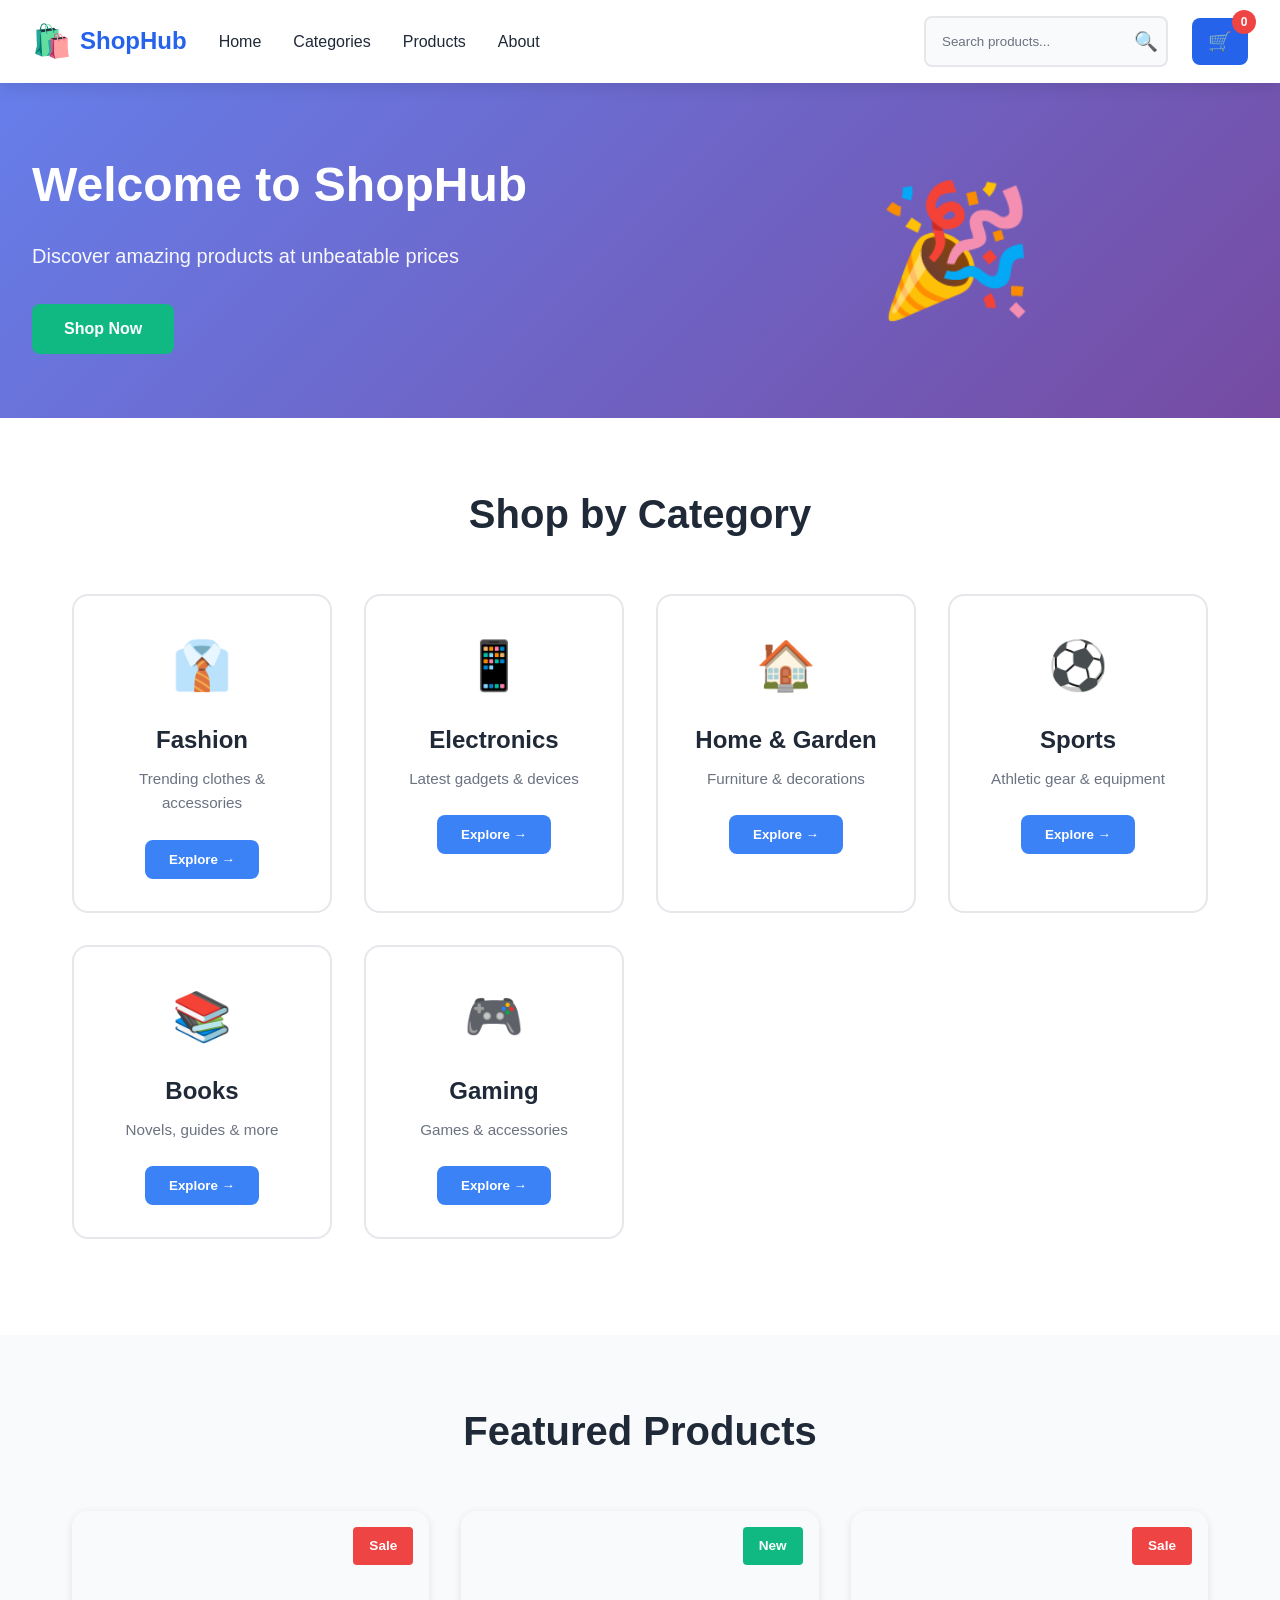
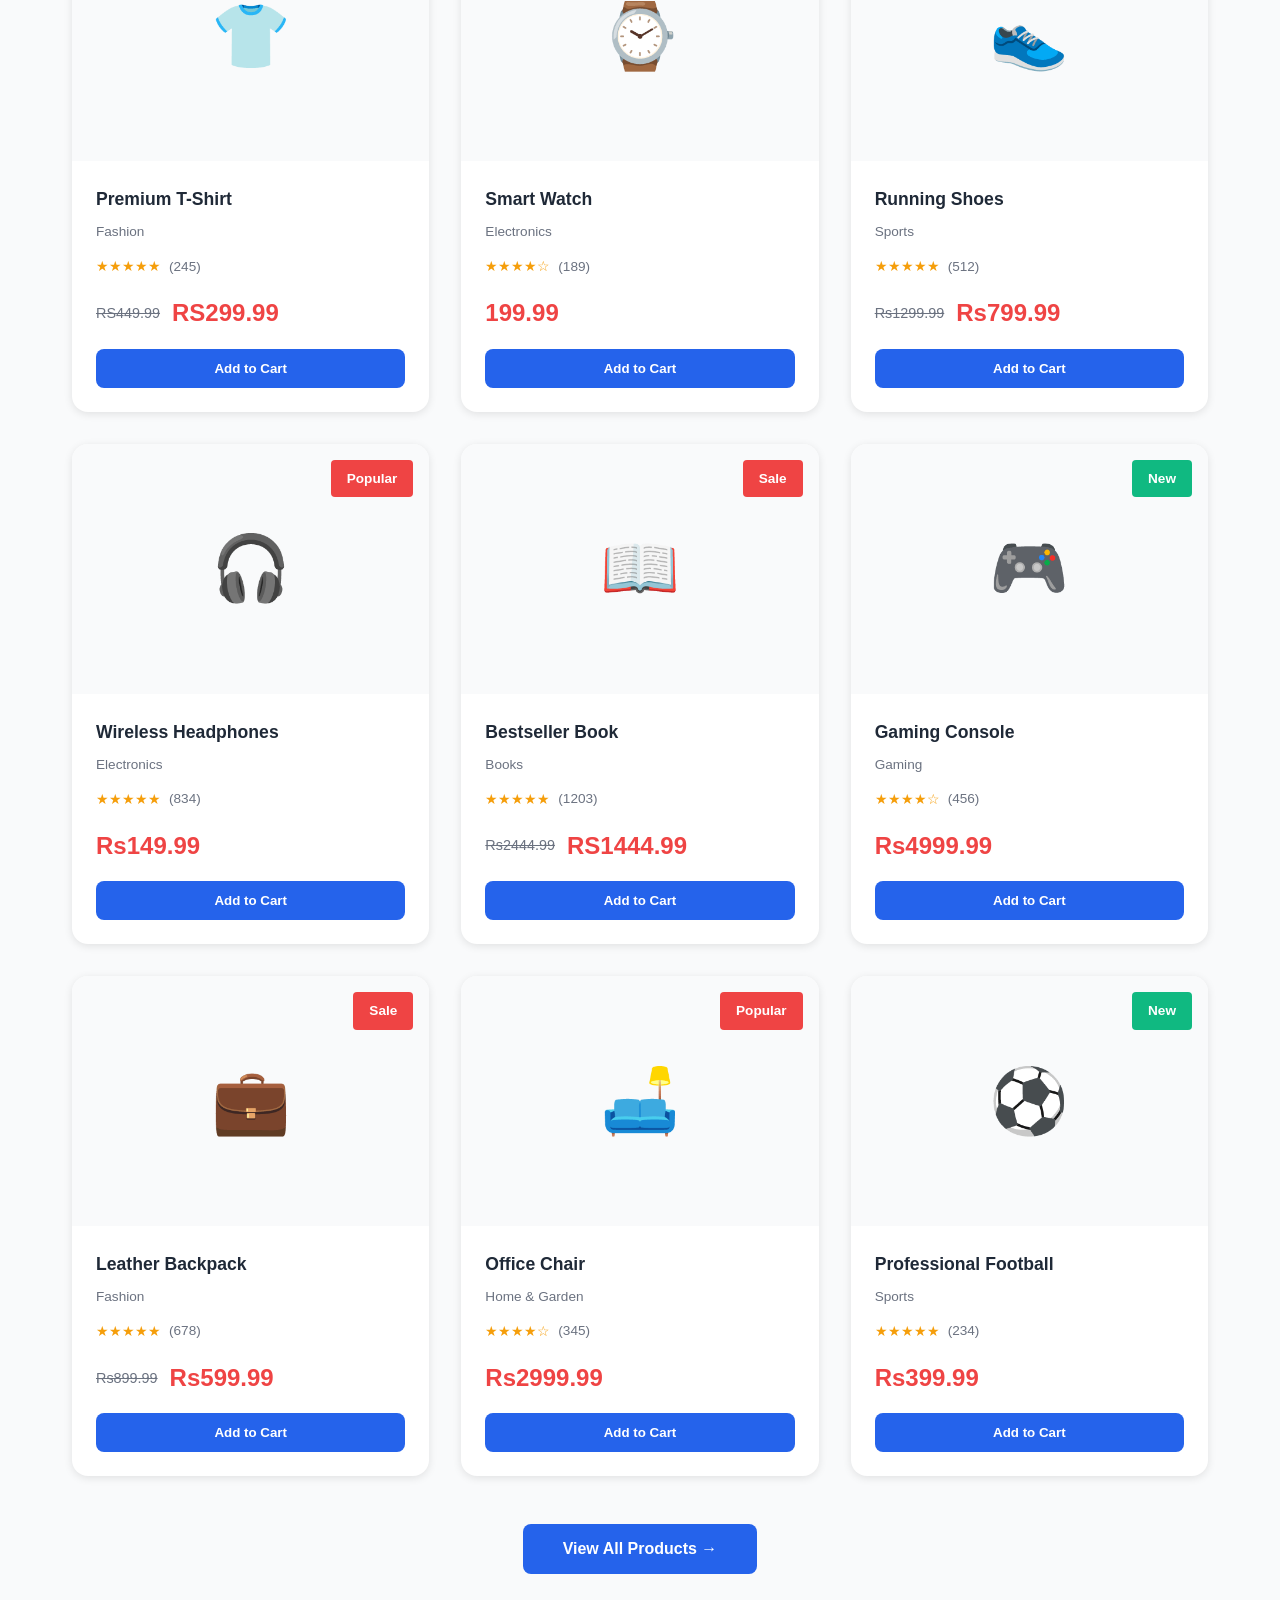
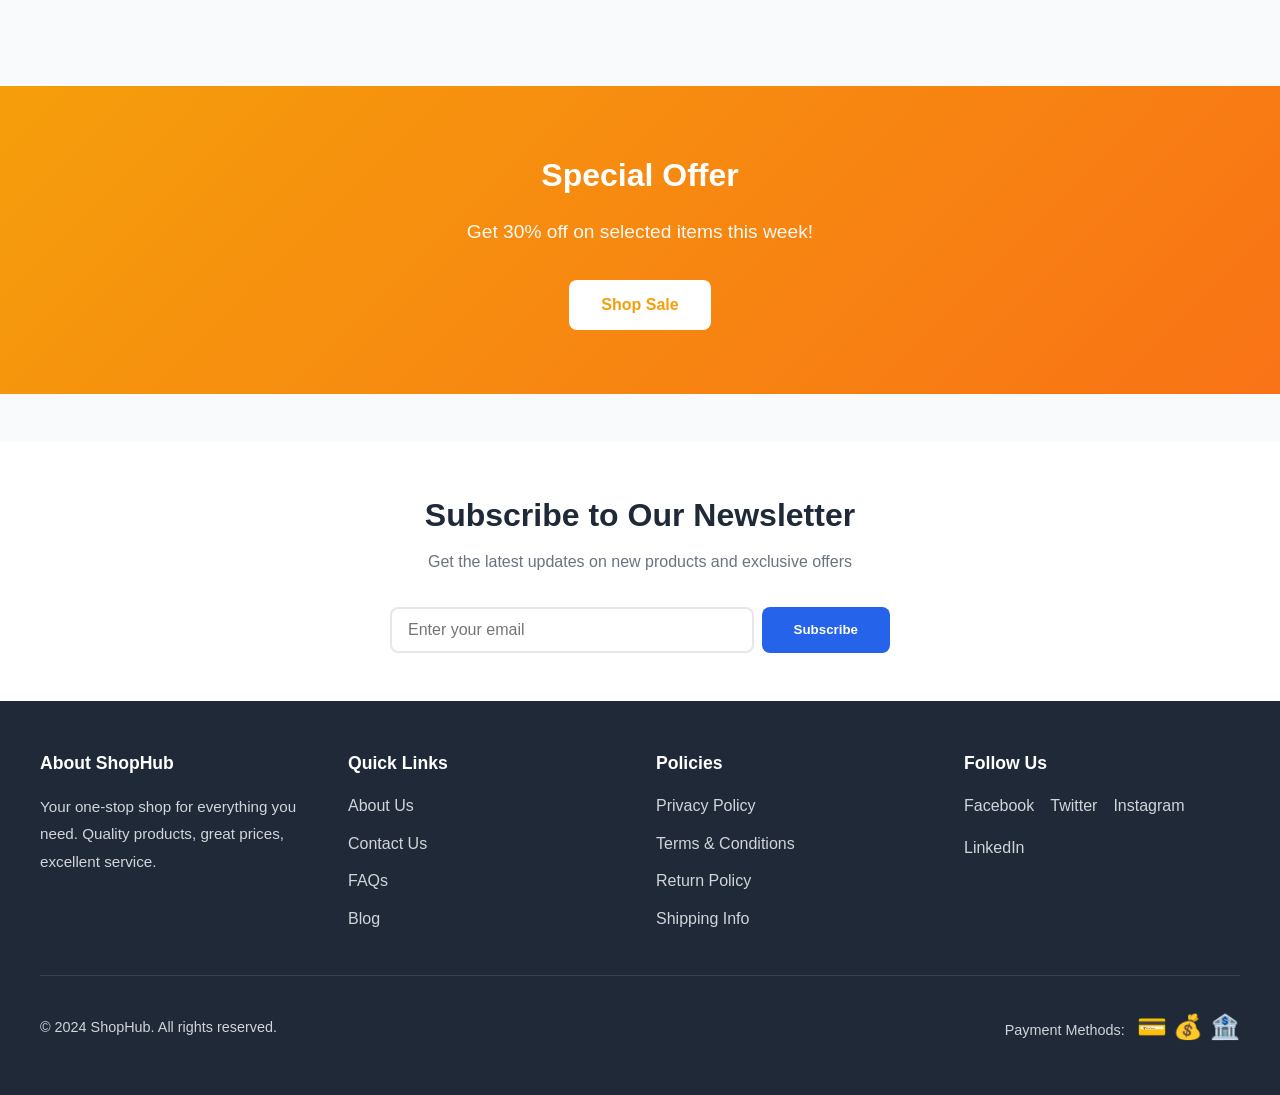
<file: index.html>
<!DOCTYPE html>
<html lang="en">
<head>
    <meta charset="UTF-8">
    <meta name="viewport" content="width=device-width, initial-scale=1.0">
    <title>ShopHub - Your Ultimate Shopping Destination</title>
    <link rel="stylesheet" href="ecommerce.css">
</head>
<body>
    <!-- Navbar -->
    <nav class="navbar">
        <div class="navbar-container">
            <div class="navbar-logo">
                <span class="logo-icon">🛍️</span>
                <span class="logo-text">ShopHub</span>
            </div>

            <ul class="navbar-menu">
                <li><a href="#home">Home</a></li>
                <li><a href="#categories">Categories</a></li>
                <li><a href="#products">Products</a></li>
                <li><a href="#about">About</a></li>
            </ul>

            <div class="navbar-actions">
                <div class="search-bar">
                    <input type="text" placeholder="Search products...">
                    <button class="search-btn">🔍</button>
                </div>
                <button class="cart-btn">
                    <span class="cart-icon">🛒</span>
                    <span class="cart-count">0</span>
                </button>
            </div>
        </div>
    </nav>

    <!-- Hero Section -->
    <section class="hero" id="home">
        <div class="hero-content">
            <h1>Welcome to ShopHub</h1>
            <p>Discover amazing products at unbeatable prices</p>
            <button class="hero-btn">Shop Now</button>
        </div>
        <div class="hero-banner">
            <div class="banner-image">🎉</div>
        </div>
    </section>

    <!-- Categories Section -->
    <section class="categories-section" id="categories">
        <div class="container">
            <h2>Shop by Category</h2>
            <div class="categories-grid">
                <div class="category-card">
                    <div class="category-icon">👔</div>
                    <h3>Fashion</h3>
                    <p>Trending clothes & accessories</p>
                    <button class="category-btn">Explore →</button>
                </div>
                <div class="category-card">
                    <div class="category-icon">📱</div>
                    <h3>Electronics</h3>
                    <p>Latest gadgets & devices</p>
                    <button class="category-btn">Explore →</button>
                </div>
                <div class="category-card">
                    <div class="category-icon">🏠</div>
                    <h3>Home & Garden</h3>
                    <p>Furniture & decorations</p>
                    <button class="category-btn">Explore →</button>
                </div>
                <div class="category-card">
                    <div class="category-icon">⚽</div>
                    <h3>Sports</h3>
                    <p>Athletic gear & equipment</p>
                    <button class="category-btn">Explore →</button>
                </div>
                <div class="category-card">
                    <div class="category-icon">📚</div>
                    <h3>Books</h3>
                    <p>Novels, guides & more</p>
                    <button class="category-btn">Explore →</button>
                </div>
                <div class="category-card">
                    <div class="category-icon">🎮</div>
                    <h3>Gaming</h3>
                    <p>Games & accessories</p>
                    <button class="category-btn">Explore →</button>
                </div>
            </div>
        </div>
    </section>

    <!-- Featured Products Section -->
    <section class="featured-section">
        <div class="container">
            <h2>Featured Products</h2>
            <div class="products-grid">
                <!-- Product Card 1 -->
                <div class="product-card">
                    <div class="product-image">
                        <div class="image-placeholder">👕</div>
                        <span class="badge">Sale</span>
                    </div>
                    <div class="product-info">
                        <h3>Premium T-Shirt</h3>
                        <p class="product-category">Fashion</p>
                        <div class="rating">
                            <span class="stars">★★★★★</span>
                            <span class="review-count">(245)</span>
                        </div>
                        <div class="price-section">
                            <span class="original-price">RS449.99</span>
                            <span class="sale-price">RS299.99</span>
                        </div>
                        <button class="add-to-cart">Add to Cart</button>
                    </div>
                </div>

                <!-- Product Card 2 -->
                <div class="product-card">
                    <div class="product-image">
                        <div class="image-placeholder">⌚</div>
                        <span class="badge new">New</span>
                    </div>
                    <div class="product-info">
                        <h3>Smart Watch</h3>
                        <p class="product-category">Electronics</p>
                        <div class="rating">
                            <span class="stars">★★★★☆</span>
                            <span class="review-count">(189)</span>
                        </div>
                        <div class="price-section">
                            <span class="sale-price">199.99</span>
                        </div>
                        <button class="add-to-cart">Add to Cart</button>
                    </div>
                </div>

                <!-- Product Card 3 -->
                <div class="product-card">
                    <div class="product-image">
                        <div class="image-placeholder">👟</div>
                        <span class="badge">Sale</span>
                    </div>
                    <div class="product-info">
                        <h3>Running Shoes</h3>
                        <p class="product-category">Sports</p>
                        <div class="rating">
                            <span class="stars">★★★★★</span>
                            <span class="review-count">(512)</span>
                        </div>
                        <div class="price-section">
                            <span class="original-price">Rs1299.99</span>
                            <span class="sale-price">Rs799.99</span>
                        </div>
                        <button class="add-to-cart">Add to Cart</button>
                    </div>
                </div>

                <!-- Product Card 4 -->
                <div class="product-card">
                    <div class="product-image">
                        <div class="image-placeholder">🎧</div>
                        <span class="badge">Popular</span>
                    </div>
                    <div class="product-info">
                        <h3>Wireless Headphones</h3>
                        <p class="product-category">Electronics</p>
                        <div class="rating">
                            <span class="stars">★★★★★</span>
                            <span class="review-count">(834)</span>
                        </div>
                        <div class="price-section">
                            <span class="sale-price">Rs149.99</span>
                        </div>
                        <button class="add-to-cart">Add to Cart</button>
                    </div>
                </div>

                <!-- Product Card 5 -->
                <div class="product-card">
                    <div class="product-image">
                        <div class="image-placeholder">📖</div>
                        <span class="badge">Sale</span>
                    </div>
                    <div class="product-info">
                        <h3>Bestseller Book</h3>
                        <p class="product-category">Books</p>
                        <div class="rating">
                            <span class="stars">★★★★★</span>
                            <span class="review-count">(1203)</span>
                        </div>
                        <div class="price-section">
                            <span class="original-price">Rs2444.99</span>
                            <span class="sale-price">RS1444.99</span>
                        </div>
                        <button class="add-to-cart">Add to Cart</button>
                    </div>
                </div>

                <!-- Product Card 6 -->
                <div class="product-card">
                    <div class="product-image">
                        <div class="image-placeholder">🎮</div>
                        <span class="badge new">New</span>
                    </div>
                    <div class="product-info">
                        <h3>Gaming Console</h3>
                        <p class="product-category">Gaming</p>
                        <div class="rating">
                            <span class="stars">★★★★☆</span>
                            <span class="review-count">(456)</span>
                        </div>
                        <div class="price-section">
                            <span class="sale-price">Rs4999.99</span>
                        </div>
                        <button class="add-to-cart">Add to Cart</button>
                    </div>
                </div>

                <!-- Product Card 7 -->
                <div class="product-card">
                    <div class="product-image">
                        <div class="image-placeholder">💼</div>
                        <span class="badge">Sale</span>
                    </div>
                    <div class="product-info">
                        <h3>Leather Backpack</h3>
                        <p class="product-category">Fashion</p>
                        <div class="rating">
                            <span class="stars">★★★★★</span>
                            <span class="review-count">(678)</span>
                        </div>
                        <div class="price-section">
                            <span class="original-price">Rs899.99</span>
                            <span class="sale-price">Rs599.99</span>
                        </div>
                        <button class="add-to-cart">Add to Cart</button>
                    </div>
                </div>

                <!-- Product Card 8 -->
                <div class="product-card">
                    <div class="product-image">
                        <div class="image-placeholder">🛋️</div>
                        <span class="badge">Popular</span>
                    </div>
                    <div class="product-info">
                        <h3>Office Chair</h3>
                        <p class="product-category">Home & Garden</p>
                        <div class="rating">
                            <span class="stars">★★★★☆</span>
                            <span class="review-count">(345)</span>
                        </div>
                        <div class="price-section">
                            <span class="sale-price">Rs2999.99</span>
                        </div>
                        <button class="add-to-cart">Add to Cart</button>
                    </div>
                </div>

                <!-- Product Card 9 -->
                <div class="product-card">
                    <div class="product-image">
                        <div class="image-placeholder">⚽</div>
                        <span class="badge new">New</span>
                    </div>
                    <div class="product-info">
                        <h3>Professional Football</h3>
                        <p class="product-category">Sports</p>
                        <div class="rating">
                            <span class="stars">★★★★★</span>
                            <span class="review-count">(234)</span>
                        </div>
                        <div class="price-section">
                            <span class="sale-price">Rs399.99</span>
                        </div>
                        <button class="add-to-cart">Add to Cart</button>
                    </div>
                </div>
            </div>
            <div class="view-all">
                <button class="view-all-btn">View All Products →</button>
            </div>
        </div>
    </section>

    <!-- Promo Section -->
    <section class="promo-section">
        <div class="promo-content">
            <h2>Special Offer</h2>
            <p>Get 30% off on selected items this week!</p>
            <button class="promo-btn">Shop Sale</button>
        </div>
    </section>

    <!-- Newsletter Section -->
    <section class="newsletter">
        <div class="container">
            <h2>Subscribe to Our Newsletter</h2>
            <p>Get the latest updates on new products and exclusive offers</p>
            <form class="newsletter-form">
                <input type="email" placeholder="Enter your email" required>
                <button type="submit">Subscribe</button>
            </form>
        </div>
    </section>

    <!-- Footer -->
    <footer class="footer">
        <div class="footer-content">
            <div class="footer-section">
                <h3>About ShopHub</h3>
                <p>Your one-stop shop for everything you need. Quality products, great prices, excellent service.</p>
            </div>
            <div class="footer-section">
                <h3>Quick Links</h3>
                <ul>
                    <li><a href="#">About Us</a></li>
                    <li><a href="#">Contact Us</a></li>
                    <li><a href="#">FAQs</a></li>
                    <li><a href="#">Blog</a></li>
                </ul>
            </div>
            <div class="footer-section">
                <h3>Policies</h3>
                <ul>
                    <li><a href="#">Privacy Policy</a></li>
                    <li><a href="#">Terms & Conditions</a></li>
                    <li><a href="#">Return Policy</a></li>
                    <li><a href="#">Shipping Info</a></li>
                </ul>
            </div>
            <div class="footer-section">
                <h3>Follow Us</h3>
                <div class="social-links">
                    <a href="#">Facebook</a>
                    <a href="#">Twitter</a>
                    <a href="#">Instagram</a>
                    <a href="#">LinkedIn</a>
                </div>
            </div>
        </div>
        <div class="footer-bottom">
            <p>&copy; 2024 ShopHub. All rights reserved.</p>
            <div class="payment-methods">
                <span>Payment Methods: </span>
                <span class="payment-icons">💳 💰 🏦</span>
            </div>
        </div>
    </footer>
</body>
</html>
</file>
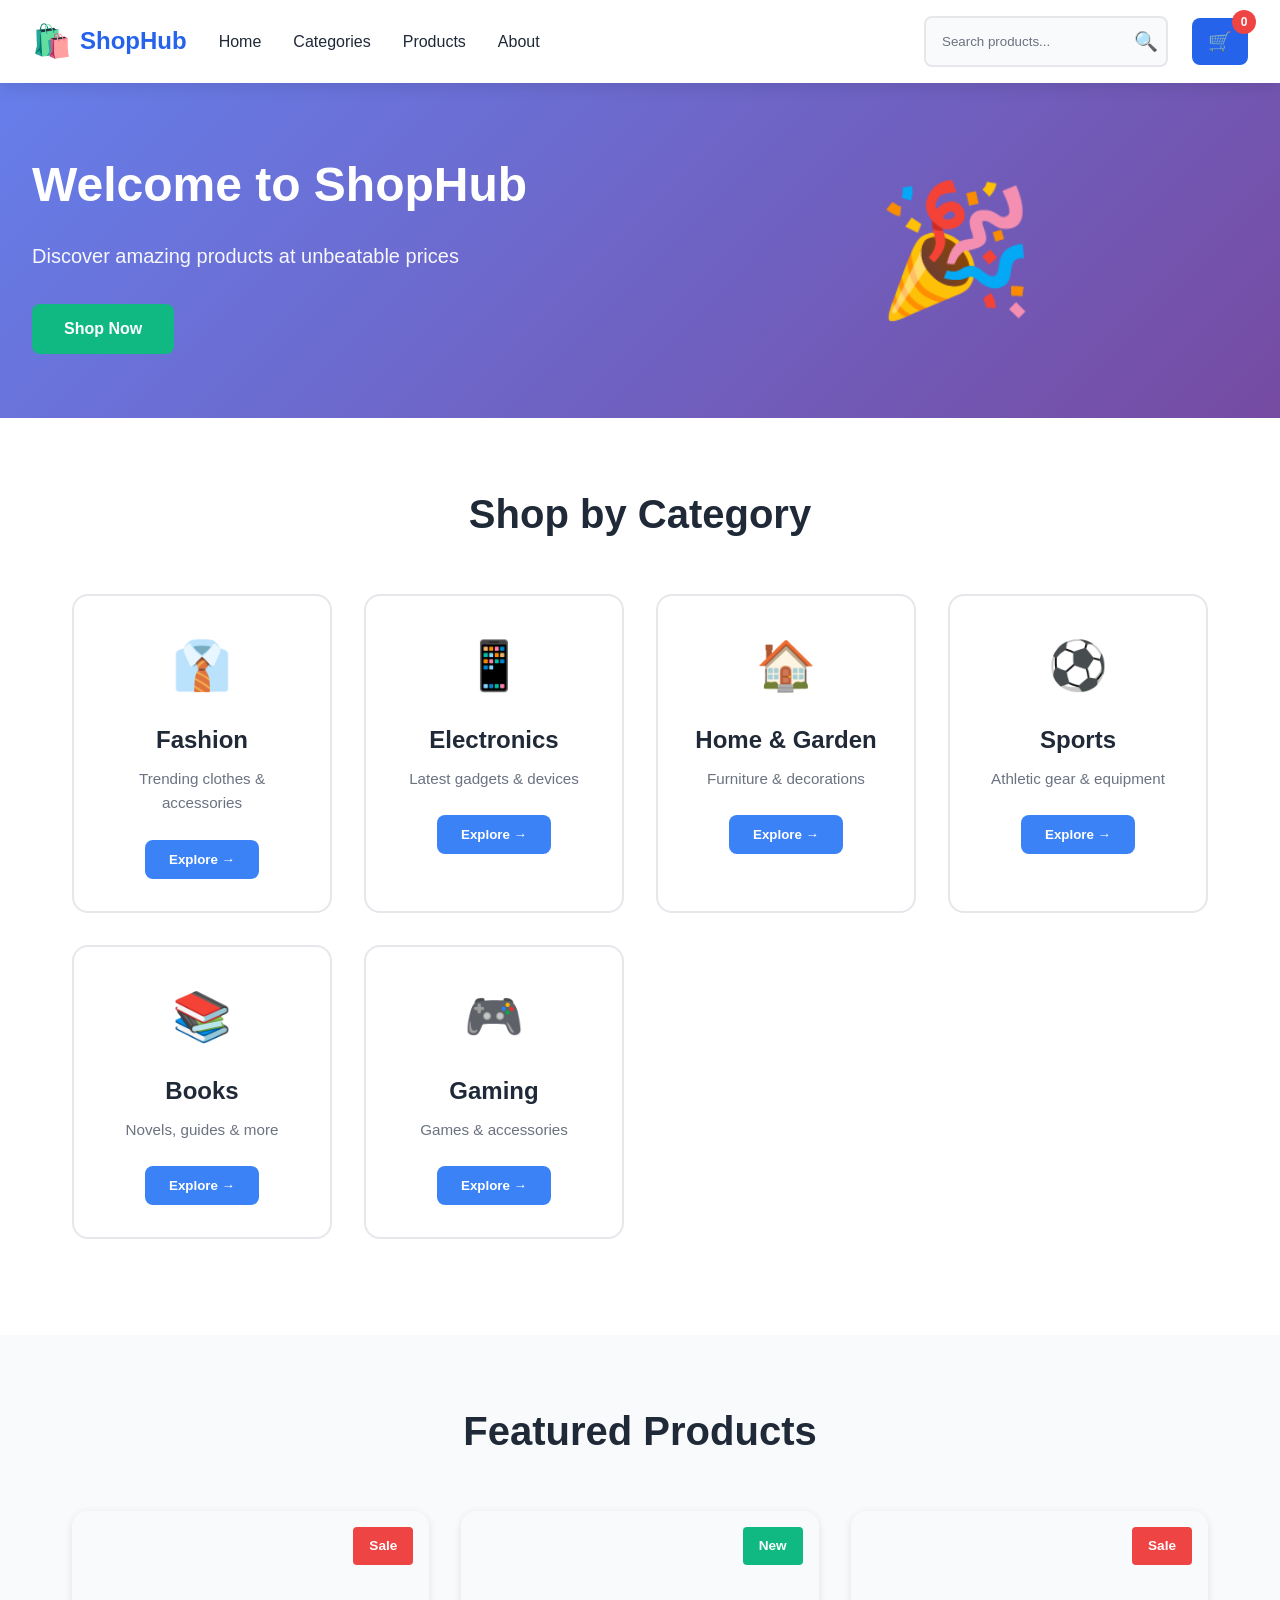
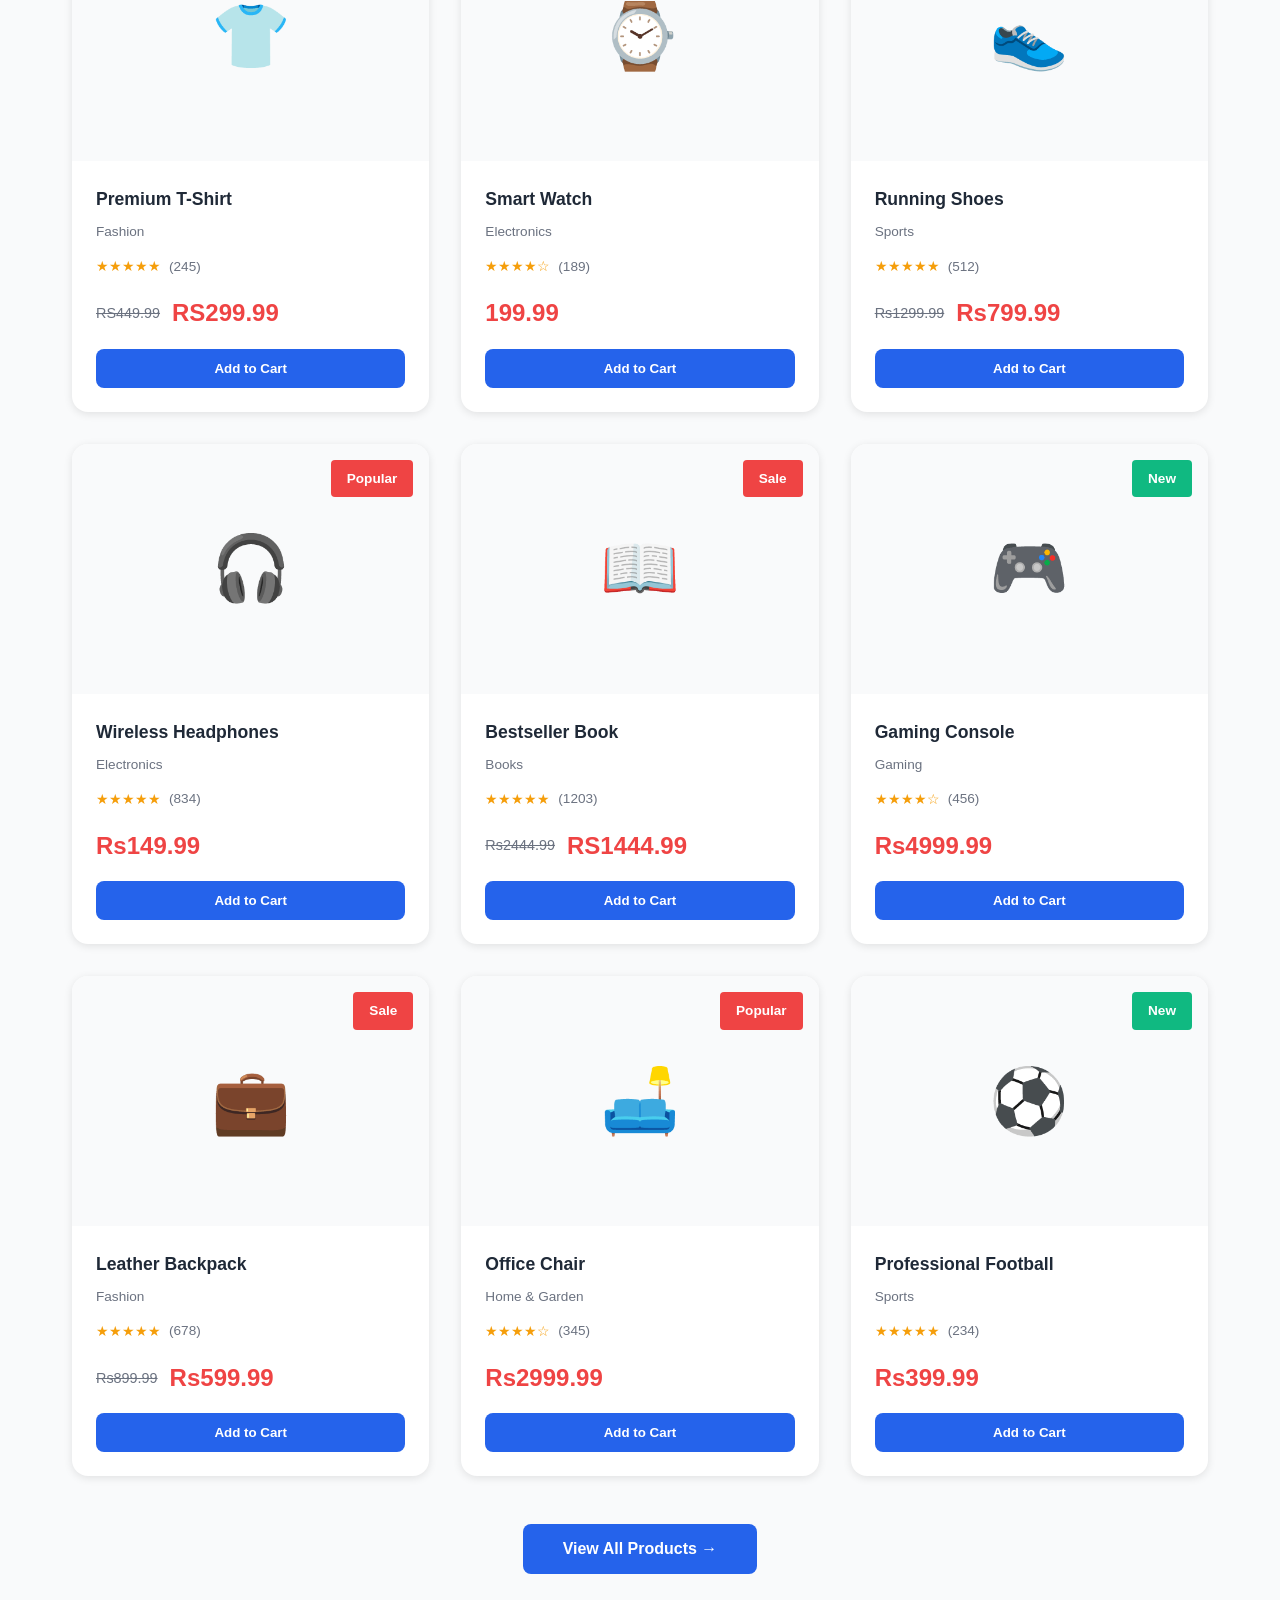
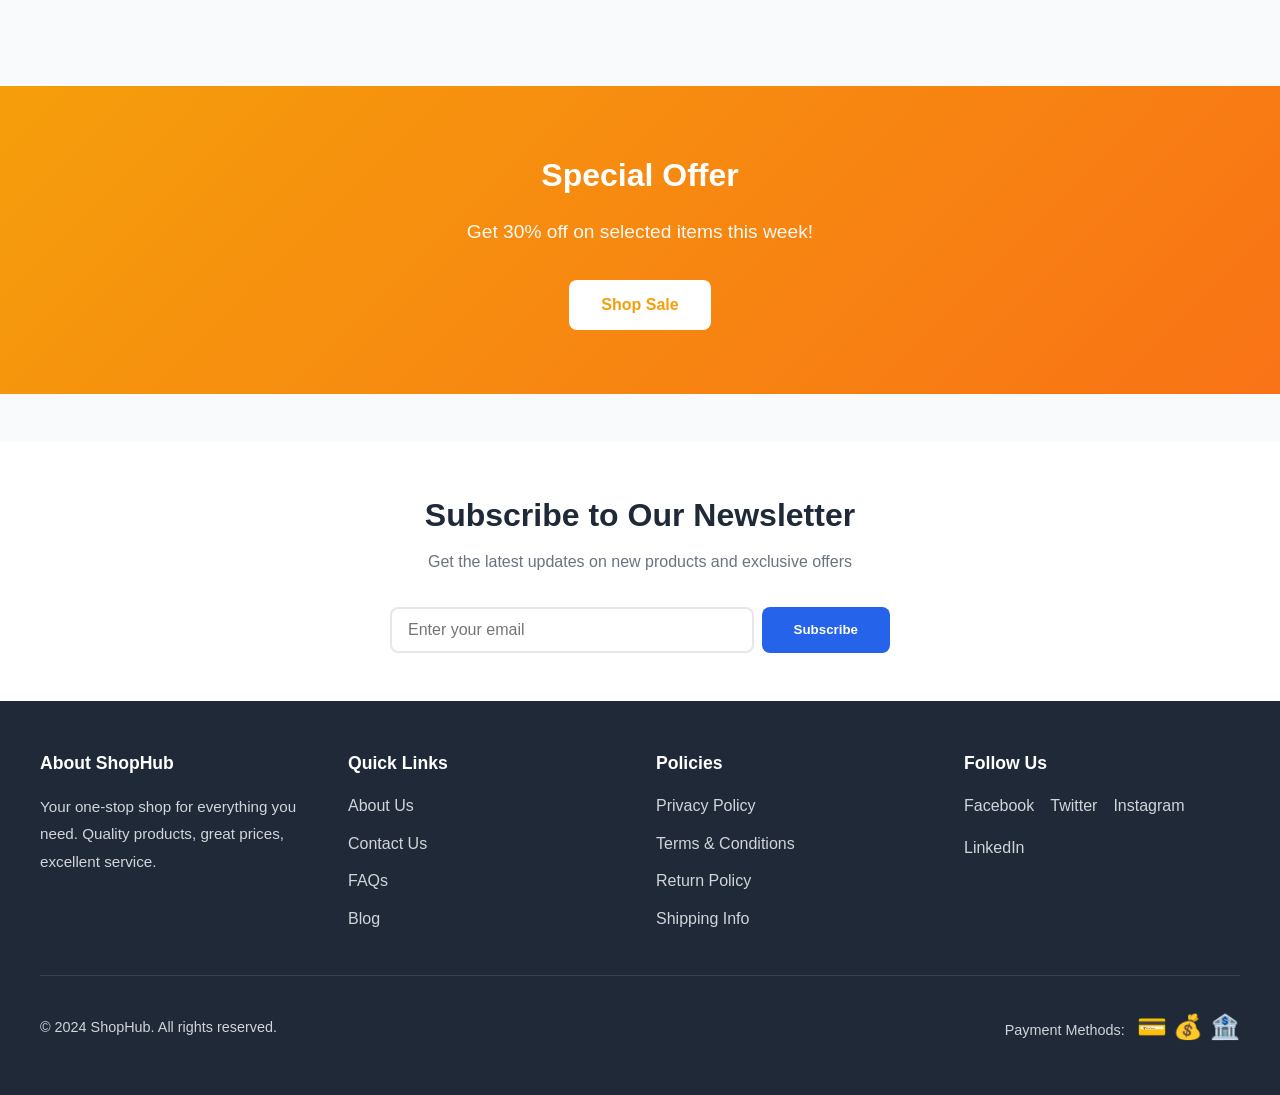
<file: ecommerce.html>
<!DOCTYPE html>
<html lang="en">
<head>
    <meta charset="UTF-8">
    <meta name="viewport" content="width=device-width, initial-scale=1.0">
    <title>ShopHub - Your Ultimate Shopping Destination</title>
    <link rel="stylesheet" href="ecommerce.css">
</head>
<body>
    <!-- Navbar -->
    <nav class="navbar">
        <div class="navbar-container">
            <div class="navbar-logo">
                <span class="logo-icon">🛍️</span>
                <span class="logo-text">ShopHub</span>
            </div>

            <ul class="navbar-menu">
                <li><a href="#home">Home</a></li>
                <li><a href="#categories">Categories</a></li>
                <li><a href="#products">Products</a></li>
                <li><a href="#about">About</a></li>
            </ul>

            <div class="navbar-actions">
                <div class="search-bar">
                    <input type="text" placeholder="Search products...">
                    <button class="search-btn">🔍</button>
                </div>
                <button class="cart-btn">
                    <span class="cart-icon">🛒</span>
                    <span class="cart-count">0</span>
                </button>
            </div>
        </div>
    </nav>

    <!-- Hero Section -->
    <section class="hero" id="home">
        <div class="hero-content">
            <h1>Welcome to ShopHub</h1>
            <p>Discover amazing products at unbeatable prices</p>
            <button class="hero-btn">Shop Now</button>
        </div>
        <div class="hero-banner">
            <div class="banner-image">🎉</div>
        </div>
    </section>

    <!-- Categories Section -->
    <section class="categories-section" id="categories">
        <div class="container">
            <h2>Shop by Category</h2>
            <div class="categories-grid">
                <div class="category-card">
                    <div class="category-icon">👔</div>
                    <h3>Fashion</h3>
                    <p>Trending clothes & accessories</p>
                    <button class="category-btn">Explore →</button>
                </div>
                <div class="category-card">
                    <div class="category-icon">📱</div>
                    <h3>Electronics</h3>
                    <p>Latest gadgets & devices</p>
                    <button class="category-btn">Explore →</button>
                </div>
                <div class="category-card">
                    <div class="category-icon">🏠</div>
                    <h3>Home & Garden</h3>
                    <p>Furniture & decorations</p>
                    <button class="category-btn">Explore →</button>
                </div>
                <div class="category-card">
                    <div class="category-icon">⚽</div>
                    <h3>Sports</h3>
                    <p>Athletic gear & equipment</p>
                    <button class="category-btn">Explore →</button>
                </div>
                <div class="category-card">
                    <div class="category-icon">📚</div>
                    <h3>Books</h3>
                    <p>Novels, guides & more</p>
                    <button class="category-btn">Explore →</button>
                </div>
                <div class="category-card">
                    <div class="category-icon">🎮</div>
                    <h3>Gaming</h3>
                    <p>Games & accessories</p>
                    <button class="category-btn">Explore →</button>
                </div>
            </div>
        </div>
    </section>

    <!-- Featured Products Section -->
    <section class="featured-section">
        <div class="container">
            <h2>Featured Products</h2>
            <div class="products-grid">
                <!-- Product Card 1 -->
                <div class="product-card">
                    <div class="product-image">
                        <div class="image-placeholder">👕</div>
                        <span class="badge">Sale</span>
                    </div>
                    <div class="product-info">
                        <h3>Premium T-Shirt</h3>
                        <p class="product-category">Fashion</p>
                        <div class="rating">
                            <span class="stars">★★★★★</span>
                            <span class="review-count">(245)</span>
                        </div>
                        <div class="price-section">
                            <span class="original-price">RS449.99</span>
                            <span class="sale-price">RS299.99</span>
                        </div>
                        <button class="add-to-cart">Add to Cart</button>
                    </div>
                </div>

                <!-- Product Card 2 -->
                <div class="product-card">
                    <div class="product-image">
                        <div class="image-placeholder">⌚</div>
                        <span class="badge new">New</span>
                    </div>
                    <div class="product-info">
                        <h3>Smart Watch</h3>
                        <p class="product-category">Electronics</p>
                        <div class="rating">
                            <span class="stars">★★★★☆</span>
                            <span class="review-count">(189)</span>
                        </div>
                        <div class="price-section">
                            <span class="sale-price">199.99</span>
                        </div>
                        <button class="add-to-cart">Add to Cart</button>
                    </div>
                </div>

                <!-- Product Card 3 -->
                <div class="product-card">
                    <div class="product-image">
                        <div class="image-placeholder">👟</div>
                        <span class="badge">Sale</span>
                    </div>
                    <div class="product-info">
                        <h3>Running Shoes</h3>
                        <p class="product-category">Sports</p>
                        <div class="rating">
                            <span class="stars">★★★★★</span>
                            <span class="review-count">(512)</span>
                        </div>
                        <div class="price-section">
                            <span class="original-price">Rs1299.99</span>
                            <span class="sale-price">Rs799.99</span>
                        </div>
                        <button class="add-to-cart">Add to Cart</button>
                    </div>
                </div>

                <!-- Product Card 4 -->
                <div class="product-card">
                    <div class="product-image">
                        <div class="image-placeholder">🎧</div>
                        <span class="badge">Popular</span>
                    </div>
                    <div class="product-info">
                        <h3>Wireless Headphones</h3>
                        <p class="product-category">Electronics</p>
                        <div class="rating">
                            <span class="stars">★★★★★</span>
                            <span class="review-count">(834)</span>
                        </div>
                        <div class="price-section">
                            <span class="sale-price">Rs149.99</span>
                        </div>
                        <button class="add-to-cart">Add to Cart</button>
                    </div>
                </div>

                <!-- Product Card 5 -->
                <div class="product-card">
                    <div class="product-image">
                        <div class="image-placeholder">📖</div>
                        <span class="badge">Sale</span>
                    </div>
                    <div class="product-info">
                        <h3>Bestseller Book</h3>
                        <p class="product-category">Books</p>
                        <div class="rating">
                            <span class="stars">★★★★★</span>
                            <span class="review-count">(1203)</span>
                        </div>
                        <div class="price-section">
                            <span class="original-price">Rs2444.99</span>
                            <span class="sale-price">RS1444.99</span>
                        </div>
                        <button class="add-to-cart">Add to Cart</button>
                    </div>
                </div>

                <!-- Product Card 6 -->
                <div class="product-card">
                    <div class="product-image">
                        <div class="image-placeholder">🎮</div>
                        <span class="badge new">New</span>
                    </div>
                    <div class="product-info">
                        <h3>Gaming Console</h3>
                        <p class="product-category">Gaming</p>
                        <div class="rating">
                            <span class="stars">★★★★☆</span>
                            <span class="review-count">(456)</span>
                        </div>
                        <div class="price-section">
                            <span class="sale-price">Rs4999.99</span>
                        </div>
                        <button class="add-to-cart">Add to Cart</button>
                    </div>
                </div>

                <!-- Product Card 7 -->
                <div class="product-card">
                    <div class="product-image">
                        <div class="image-placeholder">💼</div>
                        <span class="badge">Sale</span>
                    </div>
                    <div class="product-info">
                        <h3>Leather Backpack</h3>
                        <p class="product-category">Fashion</p>
                        <div class="rating">
                            <span class="stars">★★★★★</span>
                            <span class="review-count">(678)</span>
                        </div>
                        <div class="price-section">
                            <span class="original-price">Rs899.99</span>
                            <span class="sale-price">Rs599.99</span>
                        </div>
                        <button class="add-to-cart">Add to Cart</button>
                    </div>
                </div>

                <!-- Product Card 8 -->
                <div class="product-card">
                    <div class="product-image">
                        <div class="image-placeholder">🛋️</div>
                        <span class="badge">Popular</span>
                    </div>
                    <div class="product-info">
                        <h3>Office Chair</h3>
                        <p class="product-category">Home & Garden</p>
                        <div class="rating">
                            <span class="stars">★★★★☆</span>
                            <span class="review-count">(345)</span>
                        </div>
                        <div class="price-section">
                            <span class="sale-price">Rs2999.99</span>
                        </div>
                        <button class="add-to-cart">Add to Cart</button>
                    </div>
                </div>

                <!-- Product Card 9 -->
                <div class="product-card">
                    <div class="product-image">
                        <div class="image-placeholder">⚽</div>
                        <span class="badge new">New</span>
                    </div>
                    <div class="product-info">
                        <h3>Professional Football</h3>
                        <p class="product-category">Sports</p>
                        <div class="rating">
                            <span class="stars">★★★★★</span>
                            <span class="review-count">(234)</span>
                        </div>
                        <div class="price-section">
                            <span class="sale-price">Rs399.99</span>
                        </div>
                        <button class="add-to-cart">Add to Cart</button>
                    </div>
                </div>
            </div>
            <div class="view-all">
                <button class="view-all-btn">View All Products →</button>
            </div>
        </div>
    </section>

    <!-- Promo Section -->
    <section class="promo-section">
        <div class="promo-content">
            <h2>Special Offer</h2>
            <p>Get 30% off on selected items this week!</p>
            <button class="promo-btn">Shop Sale</button>
        </div>
    </section>

    <!-- Newsletter Section -->
    <section class="newsletter">
        <div class="container">
            <h2>Subscribe to Our Newsletter</h2>
            <p>Get the latest updates on new products and exclusive offers</p>
            <form class="newsletter-form">
                <input type="email" placeholder="Enter your email" required>
                <button type="submit">Subscribe</button>
            </form>
        </div>
    </section>

    <!-- Footer -->
    <footer class="footer">
        <div class="footer-content">
            <div class="footer-section">
                <h3>About ShopHub</h3>
                <p>Your one-stop shop for everything you need. Quality products, great prices, excellent service.</p>
            </div>
            <div class="footer-section">
                <h3>Quick Links</h3>
                <ul>
                    <li><a href="#">About Us</a></li>
                    <li><a href="#">Contact Us</a></li>
                    <li><a href="#">FAQs</a></li>
                    <li><a href="#">Blog</a></li>
                </ul>
            </div>
            <div class="footer-section">
                <h3>Policies</h3>
                <ul>
                    <li><a href="#">Privacy Policy</a></li>
                    <li><a href="#">Terms & Conditions</a></li>
                    <li><a href="#">Return Policy</a></li>
                    <li><a href="#">Shipping Info</a></li>
                </ul>
            </div>
            <div class="footer-section">
                <h3>Follow Us</h3>
                <div class="social-links">
                    <a href="#">Facebook</a>
                    <a href="#">Twitter</a>
                    <a href="#">Instagram</a>
                    <a href="#">LinkedIn</a>
                </div>
            </div>
        </div>
        <div class="footer-bottom">
            <p>&copy; 2024 ShopHub. All rights reserved.</p>
            <div class="payment-methods">
                <span>Payment Methods: </span>
                <span class="payment-icons">💳 💰 🏦</span>
            </div>
        </div>
    </footer>
</body>
</html>
</file>
<file: ecommerce.css>
/* ============================================
   E-COMMERCE WEBSITE - CSS STYLING
   Modern & Responsive Design
   ============================================ */

/* Root Variables */
:root {
    --primary-color: #2563eb;
    --primary-dark: #1e40af;
    --primary-light: #3b82f6;
    --secondary-color: #10b981;
    --accent-color: #f59e0b;
    --danger-color: #ef4444;
    --text-dark: #1f2937;
    --text-light: #6b7280;
    --bg-light: #f9fafb;
    --bg-white: #ffffff;
    --border-color: #e5e7eb;
    --shadow-sm: 0 2px 8px rgba(0, 0, 0, 0.1);
    --shadow-md: 0 4px 16px rgba(0, 0, 0, 0.1);
    --shadow-lg: 0 8px 24px rgba(0, 0, 0, 0.15);
    --transition: all 0.3s cubic-bezier(0.4, 0, 0.2, 1);
}

/* Reset & Global Styles */
* {
    margin: 0;
    padding: 0;
    box-sizing: border-box;
}

html {
    scroll-behavior: smooth;
}

body {
    font-family: 'Segoe UI', Tahoma, Geneva, Verdana, sans-serif;
    color: var(--text-dark);
    background-color: var(--bg-light);
    line-height: 1.6;
}

.container {
    max-width: 1200px;
    margin: 0 auto;
    padding: 0 2rem;
}

/* ============================================
   NAVBAR STYLING
   ============================================ */

.navbar {
    background: var(--bg-white);
    box-shadow: var(--shadow-md);
    position: sticky;
    top: 0;
    z-index: 1000;
}

.navbar-container {
    display: flex;
    align-items: center;
    justify-content: space-between;
    max-width: 1400px;
    margin: 0 auto;
    padding: 1rem 2rem;
    gap: 2rem;
}

.navbar-logo {
    display: flex;
    align-items: center;
    gap: 0.5rem;
    font-size: 1.5rem;
    font-weight: 700;
    color: var(--primary-color);
    white-space: nowrap;
}

.logo-icon {
    font-size: 2rem;
}

.navbar-menu {
    display: flex;
    list-style: none;
    gap: 2rem;
    flex: 1;
}

.navbar-menu a {
    text-decoration: none;
    color: var(--text-dark);
    font-weight: 500;
    transition: var(--transition);
}

.navbar-menu a:hover {
    color: var(--primary-color);
}

.navbar-actions {
    display: flex;
    align-items: center;
    gap: 1.5rem;
}

.search-bar {
    display: flex;
    background: var(--bg-light);
    border-radius: 0.5rem;
    padding: 0.5rem;
    border: 2px solid var(--border-color);
}

.search-bar input {
    border: none;
    background: transparent;
    padding: 0.5rem;
    width: 200px;
    outline: none;
}

.search-bar input::placeholder {
    color: var(--text-light);
}

.search-btn {
    background: transparent;
    border: none;
    cursor: pointer;
    font-size: 1.2rem;
    transition: var(--transition);
}

.search-btn:hover {
    transform: scale(1.1);
}

.cart-btn {
    position: relative;
    background: var(--primary-color);
    color: white;
    border: none;
    padding: 0.75rem 1rem;
    border-radius: 0.5rem;
    cursor: pointer;
    font-size: 1.2rem;
    display: flex;
    align-items: center;
    gap: 0.5rem;
    transition: var(--transition);
}

.cart-btn:hover {
    background: var(--primary-dark);
    transform: scale(1.05);
}

.cart-count {
    background: var(--danger-color);
    color: white;
    border-radius: 50%;
    width: 1.5rem;
    height: 1.5rem;
    display: flex;
    align-items: center;
    justify-content: center;
    font-size: 0.75rem;
    font-weight: 700;
    position: absolute;
    top: -0.5rem;
    right: -0.5rem;
}

/* Responsive Navbar */
@media (max-width: 768px) {
    .navbar-container {
        flex-wrap: wrap;
        gap: 1rem;
        padding: 1rem;
    }

    .navbar-menu {
        gap: 1rem;
        order: 3;
        flex-basis: 100%;
    }

    .search-bar input {
        width: 120px;
    }
}

/* ============================================
   HERO SECTION
   ============================================ */

.hero {
    display: grid;
    grid-template-columns: 1fr 1fr;
    align-items: center;
    gap: 3rem;
    padding: 4rem 2rem;
    background: linear-gradient(135deg, #667eea 0%, #764ba2 100%);
    color: white;
}

.hero-content h1 {
    font-size: 3rem;
    margin-bottom: 1rem;
    font-weight: 800;
}

.hero-content p {
    font-size: 1.25rem;
    margin-bottom: 2rem;
    opacity: 0.95;
}

.hero-btn {
    background: var(--secondary-color);
    color: white;
    border: none;
    padding: 1rem 2rem;
    font-size: 1rem;
    font-weight: 600;
    border-radius: 0.5rem;
    cursor: pointer;
    transition: var(--transition);
}

.hero-btn:hover {
    background: #059669;
    transform: translateY(-3px);
    box-shadow: var(--shadow-lg);
}

.hero-banner {
    display: flex;
    align-items: center;
    justify-content: center;
}

.banner-image {
    font-size: 8rem;
    animation: float 3s ease-in-out infinite;
}

@keyframes float {
    0%, 100% {
        transform: translateY(0);
    }
    50% {
        transform: translateY(-20px);
    }
}

@media (max-width: 768px) {
    .hero {
        grid-template-columns: 1fr;
        padding: 2rem;
    }

    .hero-content h1 {
        font-size: 2rem;
    }

    .banner-image {
        font-size: 4rem;
    }
}

/* ============================================
   CATEGORIES SECTION
   ============================================ */

.categories-section {
    padding: 4rem 0;
    background: var(--bg-white);
}

.categories-section h2 {
    text-align: center;
    font-size: 2.5rem;
    margin-bottom: 3rem;
    color: var(--text-dark);
}

.categories-grid {
    display: grid;
    grid-template-columns: repeat(auto-fit, minmax(250px, 1fr));
    gap: 2rem;
    margin-bottom: 2rem;
}

.category-card {
    background: white;
    border: 2px solid var(--border-color);
    border-radius: 1rem;
    padding: 2rem;
    text-align: center;
    transition: var(--transition);
    cursor: pointer;
}

.category-card:hover {
    border-color: var(--primary-color);
    box-shadow: var(--shadow-lg);
    transform: translateY(-10px);
}

.category-icon {
    font-size: 3rem;
    margin-bottom: 1rem;
    display: block;
}

.category-card h3 {
    font-size: 1.5rem;
    margin-bottom: 0.5rem;
    color: var(--text-dark);
}

.category-card p {
    color: var(--text-light);
    margin-bottom: 1.5rem;
    font-size: 0.95rem;
}

.category-btn {
    background: var(--primary-light);
    color: white;
    border: none;
    padding: 0.75rem 1.5rem;
    border-radius: 0.5rem;
    cursor: pointer;
    font-weight: 600;
    transition: var(--transition);
}

.category-btn:hover {
    background: var(--primary-dark);
    transform: scale(1.05);
}

/* ============================================
   FEATURED PRODUCTS SECTION
   ============================================ */

.featured-section {
    padding: 4rem 0;
    background: var(--bg-light);
}

.featured-section h2 {
    text-align: center;
    font-size: 2.5rem;
    margin-bottom: 3rem;
    color: var(--text-dark);
}

.products-grid {
    display: grid;
    grid-template-columns: repeat(auto-fill, minmax(280px, 1fr));
    gap: 2rem;
    margin-bottom: 3rem;
}

.product-card {
    background: white;
    border-radius: 1rem;
    overflow: hidden;
    box-shadow: var(--shadow-sm);
    transition: var(--transition);
    cursor: pointer;
}

.product-card:hover {
    box-shadow: var(--shadow-lg);
    transform: translateY(-10px);
}

.product-image {
    position: relative;
    width: 100%;
    height: 250px;
    background: var(--bg-light);
    display: flex;
    align-items: center;
    justify-content: center;
    overflow: hidden;
}

.image-placeholder {
    font-size: 4rem;
    transition: var(--transition);
}

.product-card:hover .image-placeholder {
    transform: scale(1.1);
}

.badge {
    position: absolute;
    top: 1rem;
    right: 1rem;
    background: var(--danger-color);
    color: white;
    padding: 0.5rem 1rem;
    border-radius: 0.25rem;
    font-size: 0.85rem;
    font-weight: 600;
}

.badge.new {
    background: var(--secondary-color);
}

.badge.popular {
    background: var(--accent-color);
}

.product-info {
    padding: 1.5rem;
}

.product-info h3 {
    font-size: 1.1rem;
    margin-bottom: 0.5rem;
    color: var(--text-dark);
}

.product-category {
    color: var(--text-light);
    font-size: 0.85rem;
    margin-bottom: 0.75rem;
}

.rating {
    display: flex;
    align-items: center;
    gap: 0.5rem;
    margin-bottom: 1rem;
}

.stars {
    color: var(--accent-color);
    font-size: 0.9rem;
}

.review-count {
    color: var(--text-light);
    font-size: 0.85rem;
}

.price-section {
    display: flex;
    align-items: center;
    gap: 0.75rem;
    margin-bottom: 1rem;
}

.original-price {
    color: var(--text-light);
    text-decoration: line-through;
    font-size: 0.9rem;
}

.sale-price {
    color: var(--danger-color);
    font-size: 1.5rem;
    font-weight: 700;
}

.add-to-cart {
    width: 100%;
    background: var(--primary-color);
    color: white;
    border: none;
    padding: 0.75rem;
    border-radius: 0.5rem;
    font-weight: 600;
    cursor: pointer;
    transition: var(--transition);
}

.add-to-cart:hover {
    background: var(--primary-dark);
    transform: scale(1.02);
}

.add-to-cart:active {
    transform: scale(0.98);
}

.view-all {
    text-align: center;
}

.view-all-btn {
    background: var(--primary-color);
    color: white;
    border: none;
    padding: 1rem 2.5rem;
    font-size: 1rem;
    font-weight: 600;
    border-radius: 0.5rem;
    cursor: pointer;
    transition: var(--transition);
}

.view-all-btn:hover {
    background: var(--primary-dark);
    transform: translateY(-3px);
}

/* ============================================
   PROMO SECTION
   ============================================ */

.promo-section {
    background: linear-gradient(135deg, var(--accent-color), #f97316);
    color: white;
    padding: 4rem 2rem;
    text-align: center;
    margin: 3rem 0;
}

.promo-section h2 {
    font-size: 2rem;
    margin-bottom: 1rem;
}

.promo-section p {
    font-size: 1.2rem;
    margin-bottom: 2rem;
    opacity: 0.95;
}

.promo-btn {
    background: white;
    color: var(--accent-color);
    border: none;
    padding: 1rem 2rem;
    font-size: 1rem;
    font-weight: 600;
    border-radius: 0.5rem;
    cursor: pointer;
    transition: var(--transition);
}

.promo-btn:hover {
    transform: translateY(-3px);
    box-shadow: var(--shadow-lg);
}

/* ============================================
   NEWSLETTER SECTION
   ============================================ */

.newsletter {
    background: white;
    padding: 3rem 2rem;
    text-align: center;
}

.newsletter h2 {
    font-size: 2rem;
    margin-bottom: 0.5rem;
    color: var(--text-dark);
}

.newsletter p {
    color: var(--text-light);
    margin-bottom: 2rem;
}

.newsletter-form {
    display: flex;
    gap: 0.5rem;
    max-width: 500px;
    margin: 0 auto;
}

.newsletter-form input {
    flex: 1;
    padding: 0.75rem 1rem;
    border: 2px solid var(--border-color);
    border-radius: 0.5rem;
    font-size: 1rem;
    transition: var(--transition);
}

.newsletter-form input:focus {
    outline: none;
    border-color: var(--primary-color);
}

.newsletter-form button {
    background: var(--primary-color);
    color: white;
    border: none;
    padding: 0.75rem 2rem;
    border-radius: 0.5rem;
    font-weight: 600;
    cursor: pointer;
    transition: var(--transition);
}

.newsletter-form button:hover {
    background: var(--primary-dark);
    transform: scale(1.02);
}

@media (max-width: 768px) {
    .newsletter-form {
        flex-direction: column;
    }

    .newsletter-form input {
        width: 100%;
    }

    .newsletter-form button {
        width: 100%;
    }
}

/* ============================================
   FOOTER STYLING
   ============================================ */

.footer {
    background: var(--text-dark);
    color: #f3f4f6;
    padding: 3rem 2rem;
}

.footer-content {
    display: grid;
    grid-template-columns: repeat(auto-fit, minmax(250px, 1fr));
    gap: 2rem;
    max-width: 1200px;
    margin: 0 auto 2rem;
}

.footer-section h3 {
    font-size: 1.1rem;
    margin-bottom: 1rem;
    color: white;
}

.footer-section p {
    line-height: 1.8;
    color: #d1d5db;
    font-size: 0.95rem;
}

.footer-section ul {
    list-style: none;
}

.footer-section ul li {
    margin-bottom: 0.75rem;
}

.footer-section a {
    color: #d1d5db;
    text-decoration: none;
    transition: var(--transition);
}

.footer-section a:hover {
    color: var(--primary-light);
}

.social-links {
    display: flex;
    gap: 1rem;
    flex-wrap: wrap;
}

.footer-bottom {
    border-top: 1px solid #374151;
    padding-top: 2rem;
    display: flex;
    justify-content: space-between;
    align-items: center;
    max-width: 1200px;
    margin: 0 auto;
    color: #d1d5db;
    font-size: 0.9rem;
    flex-wrap: wrap;
    gap: 1rem;
}

.payment-icons {
    margin-left: 0.5rem;
    font-size: 1.5rem;
}

@media (max-width: 768px) {
    .footer-bottom {
        flex-direction: column;
        text-align: center;
    }
}

/* ============================================
   RESPONSIVE DESIGN
   ============================================ */

@media (max-width: 768px) {
    .container {
        padding: 0 1rem;
    }

    .hero {
        padding: 2rem 1rem;
    }

    .hero-content h1 {
        font-size: 2rem;
    }

    .categories-grid {
        grid-template-columns: repeat(auto-fit, minmax(150px, 1fr));
        gap: 1rem;
    }

    .products-grid {
        grid-template-columns: repeat(auto-fill, minmax(200px, 1fr));
        gap: 1.5rem;
    }

    .featured-section h2,
    .categories-section h2 {
        font-size: 1.8rem;
    }
}

@media (max-width: 480px) {
    .navbar-menu {
        display: none;
    }

    .search-bar {
        display: none;
    }

    .hero-content h1 {
        font-size: 1.5rem;
    }

    .banner-image {
        font-size: 3rem;
    }

    .products-grid {
        grid-template-columns: repeat(auto-fill, minmax(150px, 1fr));
    }

    .product-info {
        padding: 1rem;
    }

    .product-info h3 {
        font-size: 0.95rem;
    }

    .categories-grid {
        grid-template-columns: 1fr;
    }

    .featured-section h2,
    .categories-section h2 {
        font-size: 1.5rem;
    }

    .newsletter-form {
        flex-direction: column;
    }
}

/* ============================================
   ANIMATIONS
   ============================================ */

@keyframes slideIn {
    from {
        opacity: 0;
        transform: translateY(20px);
    }
    to {
        opacity: 1;
        transform: translateY(0);
    }
}

.product-card {
    animation: slideIn 0.5s ease-out;
}

/* Smooth transitions for all interactive elements */
button {
    transition: var(--transition);
}

a {
    transition: var(--transition);
}

input,
select {
    transition: var(--transition);
}
</file>
